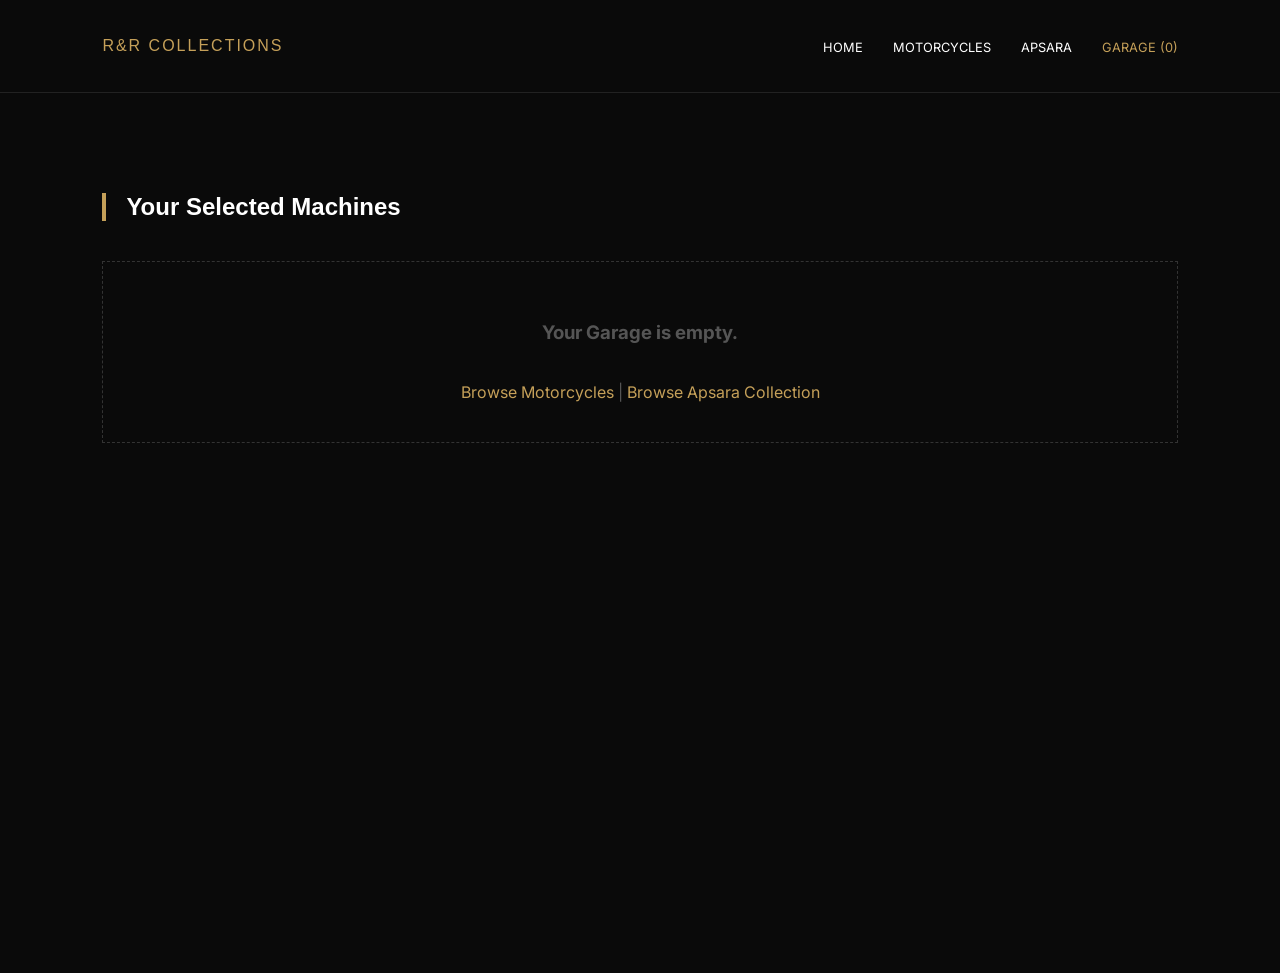
<file: html/cart.html>
<!DOCTYPE html>
<html lang="en">

<head>
    <meta charset="UTF-8">
    <meta name="viewport" content="width=device-width, initial-scale=1.0">
    <title>Your Garage | R&R COLLECTIONS</title>
    <link href="https://fonts.googleapis.com/css2?family=Syncopate:wght@700&family=Inter:wght@300;400;600&display=swap"
        rel="stylesheet">
    <style>
        :root {
            --gold: #C5A059;
            --black: #0A0A0A;
            --white: #FFFFFF;
            --grey: #1a1a1a;
        }

        body {
            background: var(--black);
            color: var(--white);
            font-family: 'Inter', sans-serif;
            margin: 0;
        }

        .navbar {
            display: flex;
            justify-content: space-between;
            align-items: center;
            padding: 20px 8%;
            background: rgba(10, 10, 10, 0.9);
            border-bottom: 1px solid #222;
        }

        .logo {
            font-family: 'Syncopate', sans-serif;
            color: var(--gold);
            letter-spacing: 2px;
        }

        .nav-links {
            list-style: none;
            display: flex;
            gap: 30px;
        }

        .nav-links a {
            color: white;
            text-decoration: none;
            font-size: 0.8rem;
            text-transform: uppercase;
        }

        .container {
            padding: 80px 8%;
            min-height: 80vh;
        }

        h2 {
            font-family: 'Syncopate', sans-serif;
            font-size: 1.5rem;
            margin-bottom: 40px;
            border-left: 4px solid var(--gold);
            padding-left: 20px;
        }

        .cart-wrapper {
            display: grid;
            grid-template-columns: 2fr 1fr;
            gap: 50px;
        }

        .cart-item {
            display: flex;
            justify-content: space-between;
            align-items: center;
            padding: 20px;
            background: #111;
            border: 1px solid #222;
            margin-bottom: 15px;
        }

        .item-info h4 {
            margin: 0;
            color: var(--gold);
            font-family: 'Syncopate', sans-serif;
            font-size: 0.9rem;
        }

        .remove-btn {
            background: transparent;
            border: none;
            color: #ff4444;
            cursor: pointer;
            font-size: 0.7rem;
            text-transform: uppercase;
            margin-top: 10px;
            padding: 0;
        }

        .order-summary {
            background: #111;
            padding: 30px;
            border: 1px solid var(--gold);
            height: fit-content;
        }

        .order-summary h3 {
            font-family: 'Syncopate', sans-serif;
            font-size: 1rem;
            margin-top: 0;
        }

        .summary-row {
            display: flex;
            justify-content: space-between;
            margin: 15px 0;
            font-size: 0.9rem;
            color: #888;
        }

        .summary-row.total {
            color: var(--white);
            font-size: 1.1rem;
            border-top: 1px solid #333;
            padding-top: 15px;
            margin-top: 15px;
        }

        .checkout-btn {
            width: 100%;
            padding: 15px;
            background: var(--gold);
            color: black;
            border: none;
            font-weight: 700;
            text-transform: uppercase;
            cursor: pointer;
            transition: 0.3s;
            margin-top: 20px;
        }

        .checkout-btn:hover {
            background: var(--white);
        }

        #empty-msg {
            text-align: center;
            color: #555;
            padding: 40px;
            border: 1px dashed #333;
            grid-column: span 2;
        }
    </style>
</head>

<body>

    <nav class="navbar">
        <div class="logo">R&R COLLECTIONS</div>
        <ul class="nav-links">
            <li><a href="../index.html">Home</a></li>
            <li><a href="./bikes.html">Motorcycles</a></li>
            <li><a href="./cars.html">Apsara</a></li>
            <li><a href="./cart.html" style="color:var(--gold)">Garage (<span id="cart-count">0</span>)</a></li>
        </ul>
    </nav>

    <main class="container">
        <h2>Your Selected Machines</h2>

        <div class="cart-wrapper" id="main-wrapper">
            <div id="cart-items" class="cart-items-list"></div>

            <div class="order-summary">
                <h3>Fleet Summary</h3>
                <hr style="border: 0; border-top: 1px solid #222;">
                <div class="summary-row">
                    <span>Subtotal:</span>
                    <span id="subtotal">₹0</span>
                </div>
                <div class="summary-row">
                    <span>GST (18%):</span>
                    <span id="tax">₹0</span>
                </div>
                <div class="summary-row total">
                    <span><strong>Total:</strong></span>
                    <span id="grand-total"><strong>₹0</strong></span>
                </div>
                <button class="checkout-btn" onclick="checkout()">Proceed to Secure Fleet</button>
            </div>
        </div>
    </main>

    <script>
        function renderCart() {
            const cart = JSON.parse(localStorage.getItem('RE_GARAGE')) || [];
            const container = document.getElementById('cart-items');
            const countLabel = document.getElementById('cart-count');
            const mainWrapper = document.getElementById('main-wrapper');

            if (countLabel) countLabel.innerText = cart.length;

            if (cart.length === 0) {
                mainWrapper.innerHTML = `
                <div id="empty-msg">
                    <h3>Your Garage is empty.</h3>
                    <br>
                    <a href="./bikes.html" style="color:var(--gold); text-decoration:none;">Browse Motorcycles</a> | 
                    <a href="./cars.html" style="color:var(--gold); text-decoration:none;">Browse Apsara Collection</a>
                </div>`;
                return;
            }

            let subtotal = 0;
            container.innerHTML = '';

            cart.forEach((item, index) => {
                let name = item.name || item;
                let price = item.price ? item.price : 25000000;

                let priceText = price >= 10000000
                    ? `₹${(price / 10000000).toFixed(2)} Cr`
                    : `₹${(price / 100000).toFixed(2)} Lakh`;

                subtotal += price;

                container.innerHTML += `
                <div class="cart-item">
                    <div class="item-info">
                        <h4>${name}</h4>
                        <p style="color:#555; font-size:0.8rem;">Ready for delivery</p>
                    </div>
                    <div class="item-price">
                        <span style="color:var(--gold); font-weight:600;">${priceText}</span>
                        <br>
                        <button class="remove-btn" onclick="removeItem(${index})">Remove</button>
                    </div>
                </div>`;
            });

            const tax = subtotal * 0.18;
            const total = subtotal + tax;

            const formatTotal = (val) => val >= 10000000
                ? `₹${(val / 10000000).toFixed(2)} Cr`
                : `₹${(val / 100000).toFixed(2)} Lakh`;

            document.getElementById('subtotal').innerText = formatTotal(subtotal);
            document.getElementById('tax').innerText = formatTotal(tax);
            document.getElementById('grand-total').innerText = formatTotal(total);
        }

        function removeItem(index) {
            let cart = JSON.parse(localStorage.getItem('RE_GARAGE')) || [];
            cart.splice(index, 1);
            localStorage.setItem('RE_GARAGE', JSON.stringify(cart));
            renderCart();
        }

        function checkout() {
            const user = localStorage.getItem('RR_USER');
            if (!user) {
                alert("To proceed with the acquisition, please register your details.");
                window.location.href = "./register.html";
            } else {
                window.location.href = "./payment.html";
            }
        }

        window.onload = renderCart;
    </script>
</body>

</html>
</file>
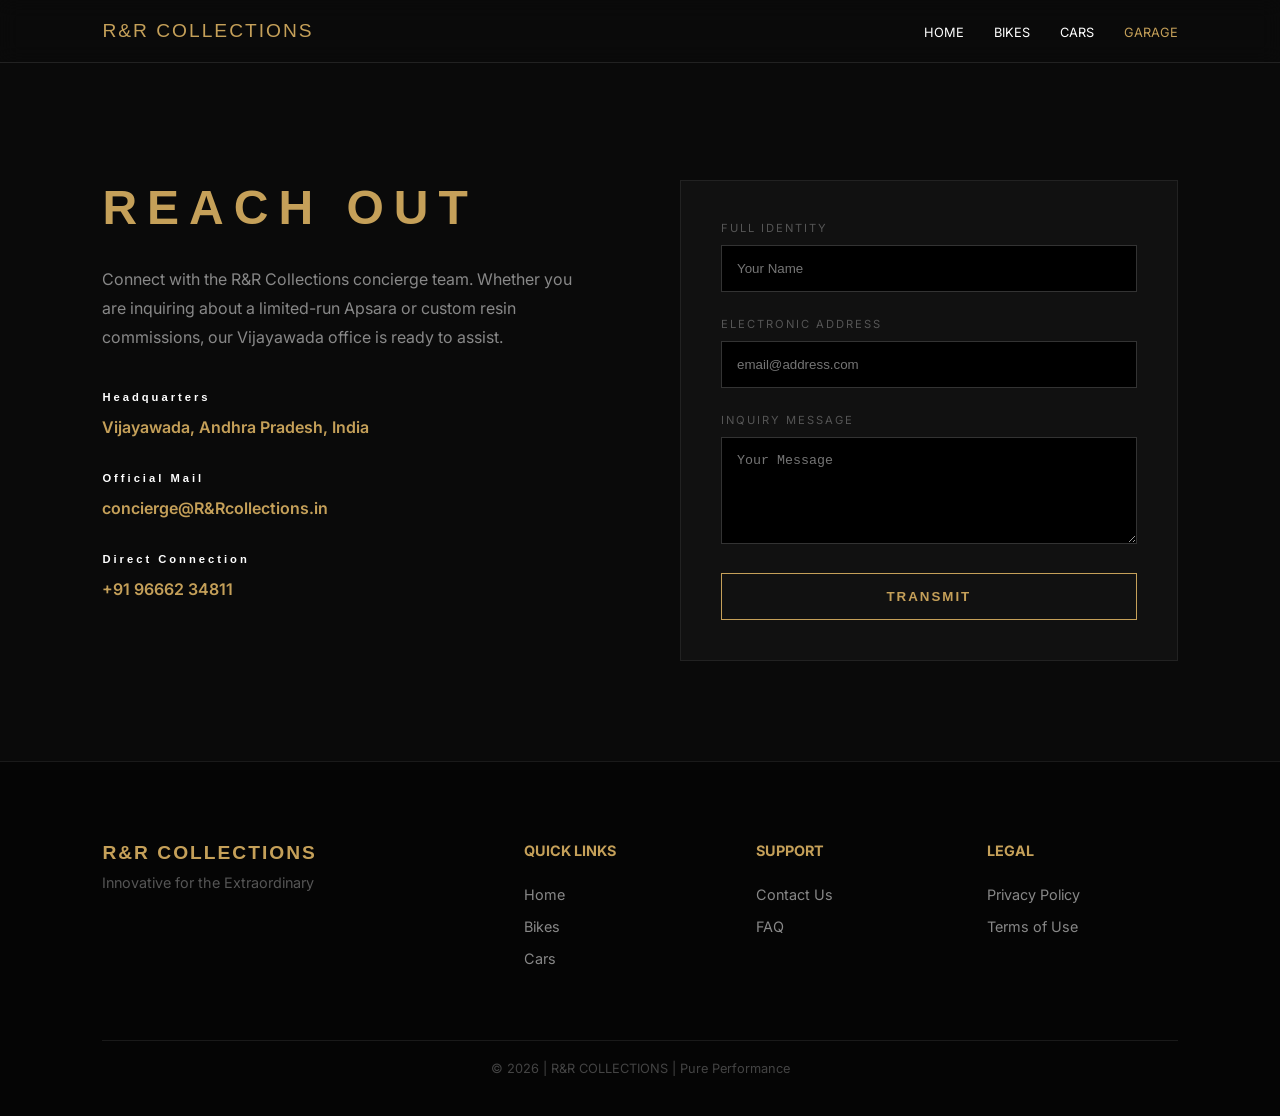
<file: html/contact.html>
<!DOCTYPE HTML>
<html lang="en">
<head>
    <meta charset="UTF-8">
    <meta name="viewport" content="width=device-width, initial-scale=1.0">
    <title>Contact Us | R&R COLLECTIONS</title>
    <link href="https://fonts.googleapis.com/css2?family=Syncopate:wght@700&family=Inter:wght@300;400;600&display=swap" rel="stylesheet">
    
    <style>
        :root {
            --gold: #C5A059;
            --black: #0A0A0A;
            --white: #FFFFFF;
            --grey: #1a1a1a;
            --transition: all 0.5s cubic-bezier(0.25, 1, 0.5, 1);
        }

        * { margin: 0; padding: 0; box-sizing: border-box; }
        body { background: var(--black); color: var(--white); font-family: 'Inter', sans-serif; overflow-x: hidden; }

        .navbar {
            display: flex;
            justify-content: space-between;
            align-items: center;
            padding: 20px 8%;
            background: rgba(10, 10, 10, 0.8);
            backdrop-filter: blur(10px);
            position: fixed;
            width: 100%;
            top: 0;
            z-index: 1000;
            border-bottom: 1px solid rgba(255,255,255,0.1);
        }
        .logo { font-family: 'Syncopate', sans-serif; color: var(--gold); text-decoration: none; font-size: 1.2rem; letter-spacing: 2px; }
        .nav-links { list-style: none; display: flex; gap: 30px; }
        .nav-links a { color: white; text-decoration: none; font-size: 0.8rem; text-transform: uppercase; transition: 0.3s; }
        .nav-links a:hover { color: var(--gold); }

        .contact-hero {
            padding: 180px 8% 100px;
            display: grid;
            grid-template-columns: 1fr 1fr;
            gap: 80px;
            min-height: 80vh;
        }

        .contact-info h1 {
            font-family: 'Syncopate', sans-serif;
            font-size: 3rem;
            letter-spacing: 10px;
            color: var(--gold);
            margin-bottom: 30px;
        }

        .contact-info p { color: #888; line-height: 1.8; margin-bottom: 40px; }

        .info-details h4 {
            font-family: 'Syncopate', sans-serif;
            font-size: 0.7rem;
            letter-spacing: 3px;
            margin-bottom: 10px;
            color: var(--white);
        }

        .info-details p { color: var(--gold); font-weight: 600; margin-bottom: 30px; }

        .contact-form {
            background: #111;
            padding: 40px;
            border: 1px solid #222;
            transition: var(--transition);
        }

        .contact-form:hover { border-color: var(--gold); }

        .form-group { margin-bottom: 25px; }
        .form-group label {
            display: block;
            font-size: 0.7rem;
            text-transform: uppercase;
            letter-spacing: 2px;
            color: #555;
            margin-bottom: 10px;
        }

        .form-group input, .form-group textarea {
            width: 100%;
            background: #000;
            border: 1px solid #333;
            padding: 15px;
            color: white;
            outline: none;
            transition: 0.3s;
        }

        .form-group input:focus, .form-group textarea:focus { border-color: var(--gold); }

        .submit-btn {
            width: 100%;
            padding: 15px;
            background: transparent;
            border: 1px solid var(--gold);
            color: var(--gold);
            text-transform: uppercase;
            font-weight: 700;
            cursor: pointer;
            letter-spacing: 2px;
            transition: 0.3s;
        }

        .submit-btn:hover { background: var(--gold); color: black; }

        .main-footer {
            background: #050505;
            padding: 80px 8% 40px;
            border-top: 1px solid var(--grey);
        }

        .footer-container {
            display: grid;
            grid-template-columns: 2fr 1fr 1fr 1fr;
            gap: 40px;
        }

        .footer-links h3 { color: var(--gold); font-size: 0.9rem; text-transform: uppercase; margin-bottom: 25px; }
        .footer-links ul { list-style: none; }
        .footer-links li { margin-bottom: 12px; }
        .footer-links a { color: #888; text-decoration: none; font-size: 0.9rem; transition: 0.3s; }
        .footer-links a:hover { color: white; padding-left: 5px; }

        .footer-bottom {
            text-align: center;
            margin-top: 60px;
            padding-top: 20px;
            border-top: 1px solid #1a1a1a;
            color: #444;
            font-size: 0.8rem;
        }

        @media (max-width: 900px) {
            .contact-hero { grid-template-columns: 1fr; padding-top: 120px; }
        }
    </style>
</head>
<body>

    <nav class="navbar">
        <a href="../index.html" class="logo">R&R COLLECTIONS</a>
        <ul class="nav-links">
            <li><a href="../index.html">Home</a></li>
            <li><a href="./bikes.html">Bikes</a></li>
            <li><a href="./cars.html">Cars</a></li>
            <li><a href="./cart.html" style="color:var(--gold)">Garage</a></li>
        </ul>
    </nav>

    <main class="contact-hero">
        <div class="contact-info">
            <h1>REACH OUT</h1>
            <p>Connect with the R&R Collections concierge team. Whether you are inquiring about a limited-run Apsara or custom resin commissions, our Vijayawada office is ready to assist.</p>
            
            <div class="info-details">
                <h4>Headquarters</h4>
                <p>Vijayawada, Andhra Pradesh, India</p>
                
                <h4>Official Mail</h4>
                <p>concierge@R&Rcollections.in</p>
                
                <h4>Direct Connection</h4>
                <p>+91 96662 34811</p>
            </div>
        </div>

        <form class="contact-form" id="contactForm">
            <div class="form-group">
                <label>Full Identity</label>
                <input type="text" placeholder="Your Name" required>
            </div>
            <div class="form-group">
                <label>Electronic Address</label>
                <input type="email" placeholder="email@address.com" required>
            </div>
            <div class="form-group">
                <label>Inquiry Message</label>
                <textarea rows="5" placeholder="Your Message"></textarea>
            </div>
            <button type="submit" class="submit-btn">Transmit</button>
        </form>
    </main>

    <footer class="main-footer">
        <div class="footer-container">
            <div class="footer-brand">
                <h2 class="logo">R&R COLLECTIONS</h2>
                <p style="color:#555; margin-top:10px; font-size:0.9rem;">Innovative for the Extraordinary</p>
            </div>
            <div class="footer-links">
                <h3>Quick Links</h3>
                <ul>
                    <li><a href="../index.html">Home</a></li>
                    <li><a href="./bikes.html">Bikes</a></li>
                    <li><a href="./cars.html">Cars</a></li>
                </ul>
            </div>
            <div class="footer-links">
                <h3>Support</h3>
                <ul>
                    <li><a href="./contact.html">Contact Us</a></li>
                    <li><a href="./faq.html">FAQ</a></li>
                </ul>
            </div>
            <div class="footer-links">
                <h3>Legal</h3>
                <ul>
                    <li><a href="./privacy.html">Privacy Policy</a></li>
                    <li><a href="./terms.html">Terms of Use</a></li>
                </ul>
            </div>
        </div>
        <div class="footer-bottom">
            <p>&copy; 2026 | R&R COLLECTIONS | Pure Performance</p>
        </div>
    </footer>

    <script>
        document.getElementById('contactForm').addEventListener('submit', function(e) {
            e.preventDefault();
            alert("Your inquiry has been transmitted to our Vijayawada center. Expect a response within 24 hours.");
            this.reset();
        });
    </script>
</body>
</html>
</file>
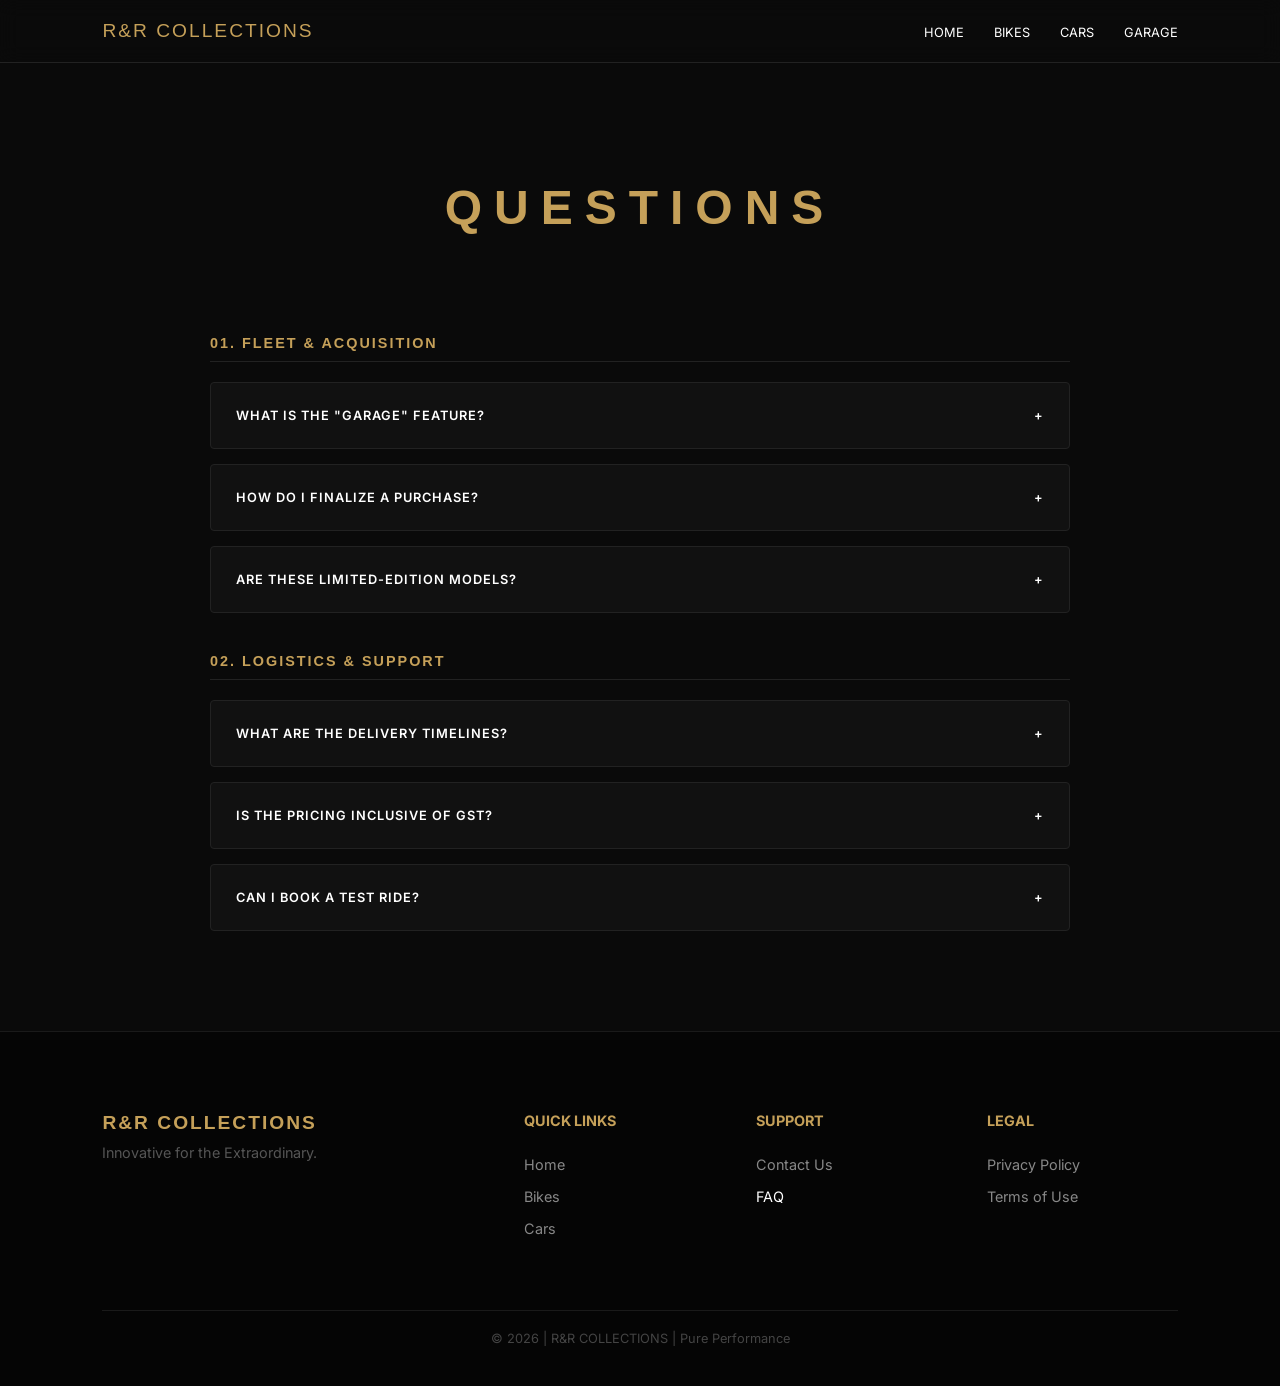
<file: html/faq.html>
<!DOCTYPE html>
<html lang="en">
<head>
    <meta charset="UTF-8">
    <meta name="viewport" content="width=device-width, initial-scale=1.0">
    <title>FAQ | R&R COLLECTIONS</title>
    <link href="https://fonts.googleapis.com/css2?family=Syncopate:wght@700&family=Inter:wght@300;400;600&display=swap" rel="stylesheet">
    <style>
        :root { --gold: #C5A059; --black: #0A0A0A; --white: #FFFFFF; --grey: #1a1a1a; }
        * { margin: 0; padding: 0; box-sizing: border-box; }
        body { background: var(--black); color: var(--white); font-family: 'Inter', sans-serif; overflow-x: hidden; }

        .navbar { display: flex; justify-content: space-between; align-items: center; padding: 20px 8%; background: rgba(10, 10, 10, 0.8); backdrop-filter: blur(10px); position: fixed; width: 100%; top: 0; z-index: 1000; border-bottom: 1px solid rgba(255,255,255,0.1); }
        .logo { font-family: 'Syncopate', sans-serif; color: var(--gold); text-decoration: none; font-size: 1.2rem; letter-spacing: 2px; }
        .nav-links { list-style: none; display: flex; gap: 30px; }
        .nav-links a { color: white; text-decoration: none; font-size: 0.8rem; text-transform: uppercase; transition: 0.3s; }
        .nav-links a:hover { color: var(--gold); }

        .header-section { padding: 180px 8% 60px; text-align: center; }
        .header-section h1 { font-family: 'Syncopate', sans-serif; color: var(--gold); font-size: 3rem; letter-spacing: 12px; }

        .faq-wrapper { max-width: 900px; margin: 40px auto 100px; padding: 0 20px; min-height: 60vh; }
        .faq-category { margin-bottom: 40px; }
        .faq-category h2 { font-family: 'Syncopate', sans-serif; font-size: 0.9rem; color: var(--gold); margin-bottom: 20px; letter-spacing: 2px; border-bottom: 1px solid #222; padding-bottom: 10px; }
        
        .faq-item { background: #111; border: 1px solid #222; margin-bottom: 15px; border-radius: 4px; overflow: hidden; transition: 0.3s; }
        .faq-question { padding: 25px; cursor: pointer; display: flex; justify-content: space-between; font-weight: 600; text-transform: uppercase; font-size: 0.8rem; letter-spacing: 1px; }
        .faq-answer { padding: 0 25px; max-height: 0; overflow: hidden; transition: 0.4s ease; color: #888; font-size: 0.9rem; line-height: 1.6; }
        
        .faq-item:hover { border-color: var(--gold); }
        .faq-item.active .faq-answer { padding: 0 25px 25px; max-height: 300px; }
        .faq-item.active .faq-question { color: var(--gold); }

        .main-footer { background: #050505; padding: 80px 8% 40px; border-top: 1px solid var(--grey); margin-top: 100px; }
        .footer-container { display: grid; grid-template-columns: 2fr 1fr 1fr 1fr; gap: 40px; }
        .footer-links h3 { color: var(--gold); font-size: 0.9rem; text-transform: uppercase; margin-bottom: 25px; }
        .footer-links ul { list-style: none; }
        .footer-links li { margin-bottom: 12px; }
        .footer-links a { color: #888; text-decoration: none; font-size: 0.9rem; transition: 0.3s; }
        .footer-links a:hover { color: white; padding-left: 5px; }
        .footer-bottom { text-align: center; margin-top: 60px; padding-top: 20px; border-top: 1px solid #1a1a1a; color: #444; font-size: 0.8rem; }
    </style>
</head>
<body>

    <nav class="navbar">
        <a href="../index.html" class="logo">R&R COLLECTIONS</a>
        <ul class="nav-links">
            <li><a href="../index.html">Home</a></li>
            <li><a href="./bikes.html">Bikes</a></li>
            <li><a href="./cars.html">Cars</a></li>
            <li><a href="./cart.html">Garage</a></li>
        </ul>
    </nav>

    <header class="header-section">
        <h1>QUESTIONS</h1>
    </header>

    <div class="faq-wrapper">
        
        <div class="faq-category">
            <h2>01. FLEET & ACQUISITION</h2>
            <div class="faq-item">
                <div class="faq-question">What is the "Garage" feature? <span>+</span></div>
                <div class="faq-answer">The Garage allows you to shortlist your favorite bikes and cars. It saves your selection in your browser so you can review your fleet later without needing to login.</div>
            </div>
            <div class="faq-item">
                <div class="faq-question">How do I finalize a purchase? <span>+</span></div>
                <div class="faq-answer">Once you've shortlisted your vehicles, use the Contact Us page to send your inquiry. Our Vijayawada concierge team will then reach out to finalize documentation and road tax.</div>
            </div>
            <div class="faq-item">
                <div class="faq-question">Are these limited-edition models? <span>+</span></div>
                <div class="faq-answer">Yes, many machines in our showroom, including the Apsara series, are part of limited production runs available exclusively through R&R COLLECTIONS.</div>
            </div>
        </div>

        <div class="faq-category">
            <h2>02. LOGISTICS & SUPPORT</h2>
            <div class="faq-item">
                <div class="faq-question">What are the delivery timelines? <span>+</span></div>
                <div class="faq-answer">Standard delivery for ex-showroom models is 7-10 business days. Custom configurations may take longer depending on technical specifications.</div>
            </div>
            <div class="faq-item">
                <div class="faq-question">Is the pricing inclusive of GST? <span>+</span></div>
                <div class="faq-answer">No, all listed prices are ex-showroom. Final on-road pricing includes the mandatory 18% GST, insurance, and RTO registration in Andhra Pradesh.</div>
            </div>
            <div class="faq-item">
                <div class="faq-question">Can I book a test ride? <span>+</span></div>
                <div class="faq-answer">Absolutely. Appointments for the 650cc fleet and our premium car lineup can be scheduled via the contact form or directly at our Vijayawada center.</div>
            </div>
        </div>

    </div>

    <footer class="main-footer">
        <div class="footer-container">
            <div class="footer-brand">
                <h2 class="logo">R&R COLLECTIONS</h2>
                <p style="color:#555; margin-top:10px; font-size:0.9rem;">Innovative for the Extraordinary.</p>
            </div>
            <div class="footer-links">
                <h3>Quick Links</h3>
                <ul>
                    <li><a href="../index.html">Home</a></li>
                    <li><a href="./bikes.html">Bikes</a></li>
                    <li><a href="./cars.html">Cars</a></li>
                </ul>
            </div>
            <div class="footer-links">
                <h3>Support</h3>
                <ul>
                    <li><a href="./contact.html">Contact Us</a></li>
                    <li><a href="./faq.html" style="color:white">FAQ</a></li>
                </ul>
            </div>
            <div class="footer-links">
                <h3>Legal</h3>
                <ul>
                    <li><a href="./privacy.html">Privacy Policy</a></li>
                    <li><a href="./terms.html">Terms of Use</a></li>
                </ul>
            </div>
        </div>
        <div class="footer-bottom">
            <p>&copy; 2026 | R&R COLLECTIONS | Pure Performance</p>
        </div>
    </footer>

    <script>
        document.querySelectorAll('.faq-item').forEach(item => {
            item.addEventListener('click', () => {
                const isActive = item.classList.contains('active');
                document.querySelectorAll('.faq-item').forEach(i => i.classList.remove('active'));
                if (!isActive) {
                    item.classList.add('active');
                    item.querySelector('span').innerText = '-';
                } else {
                    item.querySelector('span').innerText = '+';
                }
            });
        });
    </script>
</body>
</html>
</file>
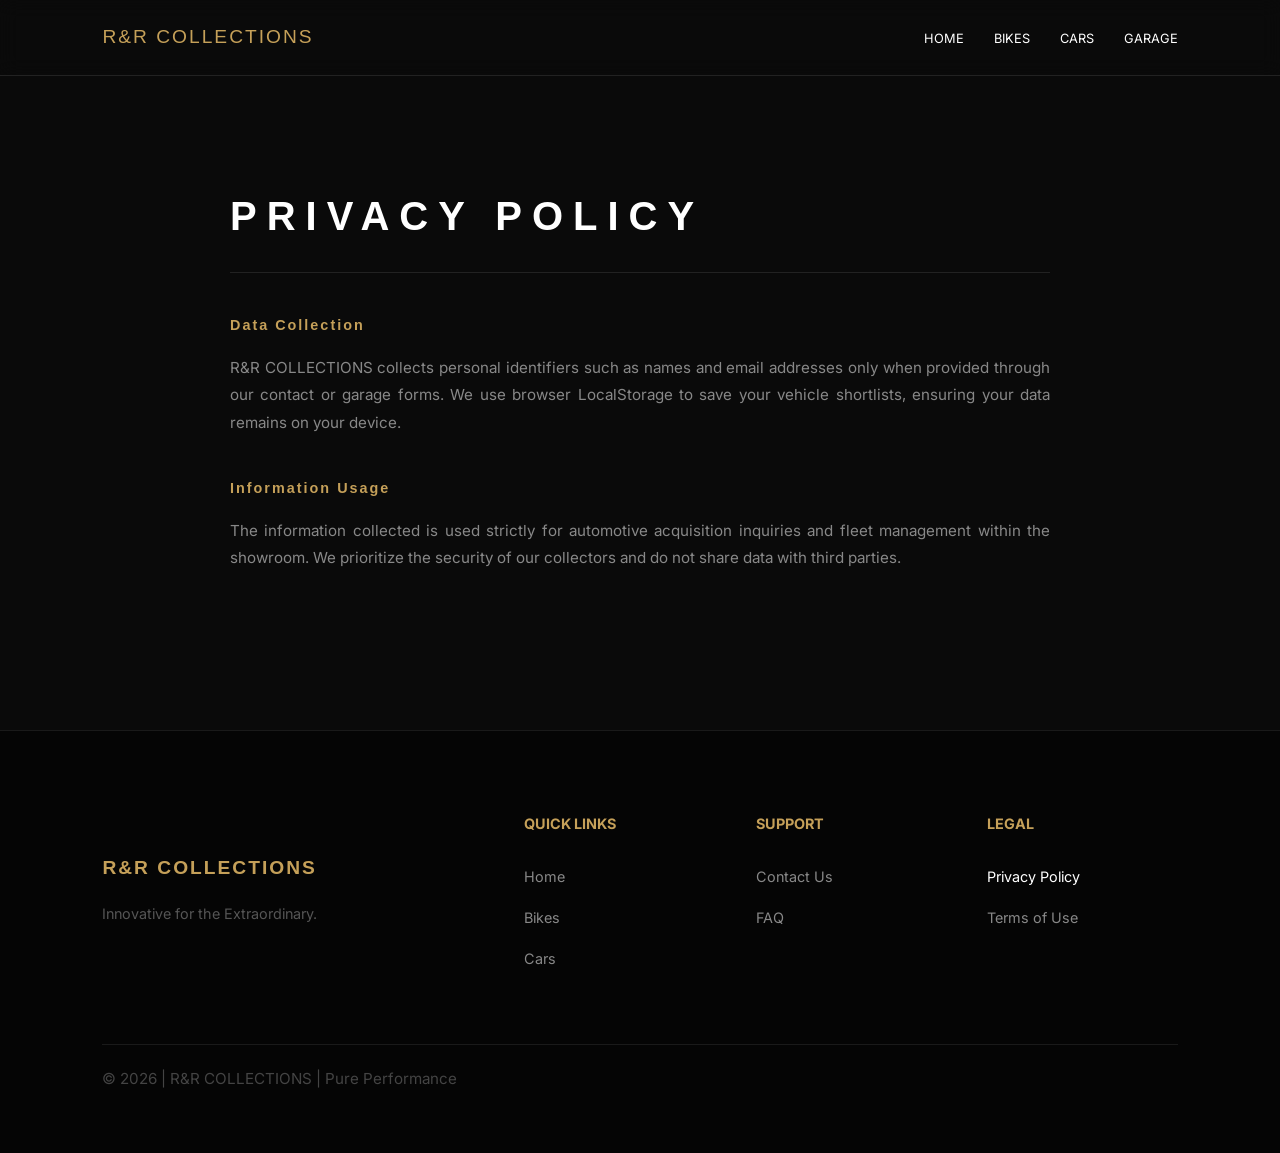
<file: html/privacy.html>
<!DOCTYPE HTML>
<html lang="en">
<head>
    <meta charset="UTF-8">
    <meta name="viewport" content="width=device-width, initial-scale=1.0">
    <title>Privacy Policy | R&R COLLECTIONS</title>
    <link href="https://fonts.googleapis.com/css2?family=Syncopate:wght@700&family=Inter:wght@300;400;600&display=swap" rel="stylesheet">
    
    <style>
        :root {
            --gold: #C5A059;
            --black: #0A0A0A;
            --white: #FFFFFF;
            --grey: #1a1a1a;
        }

        * { margin: 0; padding: 0; box-sizing: border-box; }
        body { background: var(--black); color: #888; font-family: 'Inter', sans-serif; line-height: 1.8; }

        .navbar {
            display: flex;
            justify-content: space-between;
            align-items: center;
            padding: 20px 8%;
            background: rgba(10, 10, 10, 0.8);
            backdrop-filter: blur(10px);
            position: fixed;
            width: 100%;
            top: 0;
            z-index: 1000;
            border-bottom: 1px solid rgba(255,255,255,0.1);
        }
        .logo { font-family: 'Syncopate', sans-serif; color: var(--gold); text-decoration: none; font-size: 1.2rem; letter-spacing: 2px; }
        .nav-links { list-style: none; display: flex; gap: 30px; }
        .nav-links a { color: white; text-decoration: none; font-size: 0.8rem; text-transform: uppercase; transition: 0.3s; }
        .nav-links a:hover { color: var(--gold); }

        .legal-wrapper { max-width: 900px; margin: 180px auto 100px; padding: 0 40px; min-height: 50vh; }
        h1 { font-family: 'Syncopate', sans-serif; color: var(--white); font-size: 2.5rem; letter-spacing: 10px; margin-bottom: 40px; border-bottom: 1px solid #222; padding-bottom: 20px; }
        h2 { color: var(--gold); font-family: 'Syncopate', sans-serif; font-size: 0.9rem; margin-top: 40px; margin-bottom: 15px; letter-spacing: 2px; }
        p { margin-bottom: 20px; font-size: 0.95rem; text-align: justify; }

        .main-footer { background: #050505; padding: 80px 8% 40px; border-top: 1px solid var(--grey); }
        .footer-container { display: grid; grid-template-columns: 2fr 1fr 1fr 1fr; gap: 40px; }
        .footer-brand h2 { font-family: 'Syncopate', sans-serif; color: var(--gold); font-size: 1.2rem; letter-spacing: 2px; }
        .footer-brand p { color: #555; margin-top: 10px; font-size: 0.9rem; }
        .footer-links h3 { color: var(--gold); font-size: 0.9rem; text-transform: uppercase; margin-bottom: 25px; }
        .footer-links ul { list-style: none; }
        .footer-links li { margin-bottom: 12px; }
        .footer-links a { color: #888; text-decoration: none; font-size: 0.9rem; transition: 0.3s; }
        .footer-links a:hover { color: white; padding-left: 5px; }
        .footer-bottom { text-align: center; margin-top: 60px; padding-top: 20px; border-top: 1px solid #1a1a1a; color: #444; font-size: 0.8rem; }
    </style>
</head>
<body>

    <nav class="navbar">
        <a href="../index.html" class="logo">R&R COLLECTIONS</a>
        <ul class="nav-links">
            <li><a href="../index.html">Home</a></li>
            <li><a href="./bikes.html">Bikes</a></li>
            <li><a href="./cars.html">Cars</a></li>
            <li><a href="./cart.html">Garage</a></li>
        </ul>
    </nav>

    <div class="legal-wrapper">
        <h1>PRIVACY POLICY</h1>
        <h2>Data Collection</h2>
        <p>R&R COLLECTIONS collects personal identifiers such as names and email addresses only when provided through our contact or garage forms. We use browser LocalStorage to save your vehicle shortlists, ensuring your data remains on your device.</p>
        
        <h2>Information Usage</h2>
        <p>The information collected is used strictly for automotive acquisition inquiries and fleet management within the showroom. We prioritize the security of our collectors and do not share data with third parties.</p>
    </div>

    <footer class="main-footer">
        <div class="footer-container">
            <div class="footer-brand">
                <h2>R&R COLLECTIONS</h2>
                <p>Innovative for the Extraordinary.</p>
            </div>
            <div class="footer-links">
                <h3>Quick Links</h3>
                <ul>
                    <li><a href="../index.html">Home</a></li>
                    <li><a href="./bikes.html">Bikes</a></li>
                    <li><a href="./cars.html">Cars</a></li>
                </ul>
            </div>
            <div class="footer-links">
                <h3>Support</h3>
                <ul>
                    <li><a href="./contact.html">Contact Us</a></li>
                    <li><a href="./faq.html">FAQ</a></li>
                </ul>
            </div>
            <div class="footer-links">
                <h3>Legal</h3>
                <ul>
                    <li><a href="./privacy.html" style="color:white">Privacy Policy</a></li>
                    <li><a href="./terms.html">Terms of Use</a></li>
                </ul>
            </div>
        </div>
        <div class="footer-bottom">
            <p>&copy; 2026 | R&R COLLECTIONS | Pure Performance</p>
        </div>
    </footer>

</body>
</html>
</file>
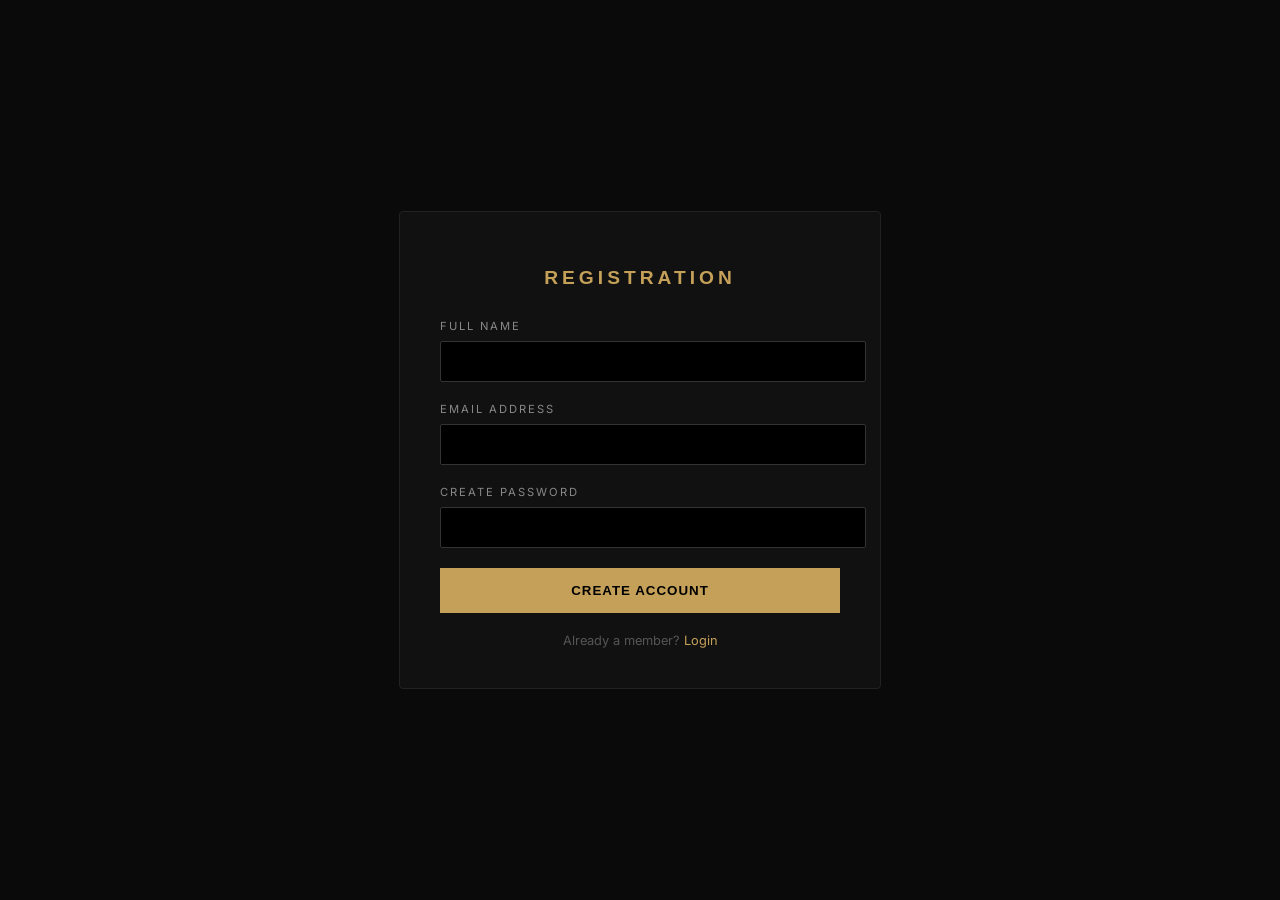
<file: html/register.html>
<!DOCTYPE HTML>
<html lang="en">
<head>
    <meta charset="UTF-8">
    <meta name="viewport" content="width=device-width, initial-scale=1.0">
    <title>Join the Fleet | R&R COLLECTIONS</title>
    <link href="https://fonts.googleapis.com/css2?family=Syncopate:wght@700&family=Inter:wght@300;400;600&display=swap" rel="stylesheet">
    <style>
        :root { --gold: #C5A059; --black: #0A0A0A; --white: #FFFFFF; }
        body { background: var(--black); color: var(--white); font-family: 'Inter', sans-serif; display: flex; align-items: center; justify-content: center; height: 100vh; margin: 0; }
        .auth-container { background: #111; padding: 40px; border: 1px solid #222; width: 100%; max-width: 400px; text-align: center; border-radius: 4px; }
        .auth-container h2 { font-family: 'Syncopate', sans-serif; color: var(--gold); margin-bottom: 30px; letter-spacing: 4px; font-size: 1.2rem; }
        .input-group { margin-bottom: 20px; text-align: left; }
        .input-group label { display: block; font-size: 0.7rem; text-transform: uppercase; letter-spacing: 2px; color: #888; margin-bottom: 8px; }
        .input-group input { width: 100%; background: #000; border: 1px solid #333; padding: 12px; color: white; border-radius: 2px; outline: none; transition: 0.3s; }
        .input-group input:focus { border-color: var(--gold); }
        .reg-btn { width: 100%; padding: 15px; background: var(--gold); color: black; border: none; font-weight: 700; text-transform: uppercase; cursor: pointer; transition: 0.3s; letter-spacing: 1px; }
        .reg-btn:hover { background: var(--white); }
        .auth-footer { margin-top: 20px; font-size: 0.8rem; color: #555; }
        .auth-footer a { color: var(--gold); text-decoration: none; }
    </style>
</head>
<body>

    <div class="auth-container">
        <h2>REGISTRATION</h2>
        <form id="regForm">
            <div class="input-group">
                <label>Full Name</label>
                <input type="text" id="regName" required>
            </div>
            <div class="input-group">
                <label>Email Address</label>
                <input type="email" id="regEmail" required>
            </div>
            <div class="input-group">
                <label>Create Password</label>
                <input type="password" id="regPass" required>
            </div>
            <button type="submit" class="reg-btn">Create Account</button>
        </form>
        <div class="auth-footer">
            Already a member? <a href="./login.html">Login</a>
        </div>
    </div>

    <script>
        document.getElementById('regForm').addEventListener('submit', function(e) {
            e.preventDefault();
            
            const name = document.getElementById('regName').value;
            const email = document.getElementById('regEmail').value;
            const pass = document.getElementById('regPass').value;

            const userData = {
                name: name,
                email: email,
                password: pass,
                isLoggedIn: true
            };

            localStorage.setItem('RR_USER', JSON.stringify(userData));

            alert("Welcome to R&R COLLECTIONS, " + name + "!");
            
            window.location.href = "./cart.html";
        });
    </script>
</body>
</html>
</file>
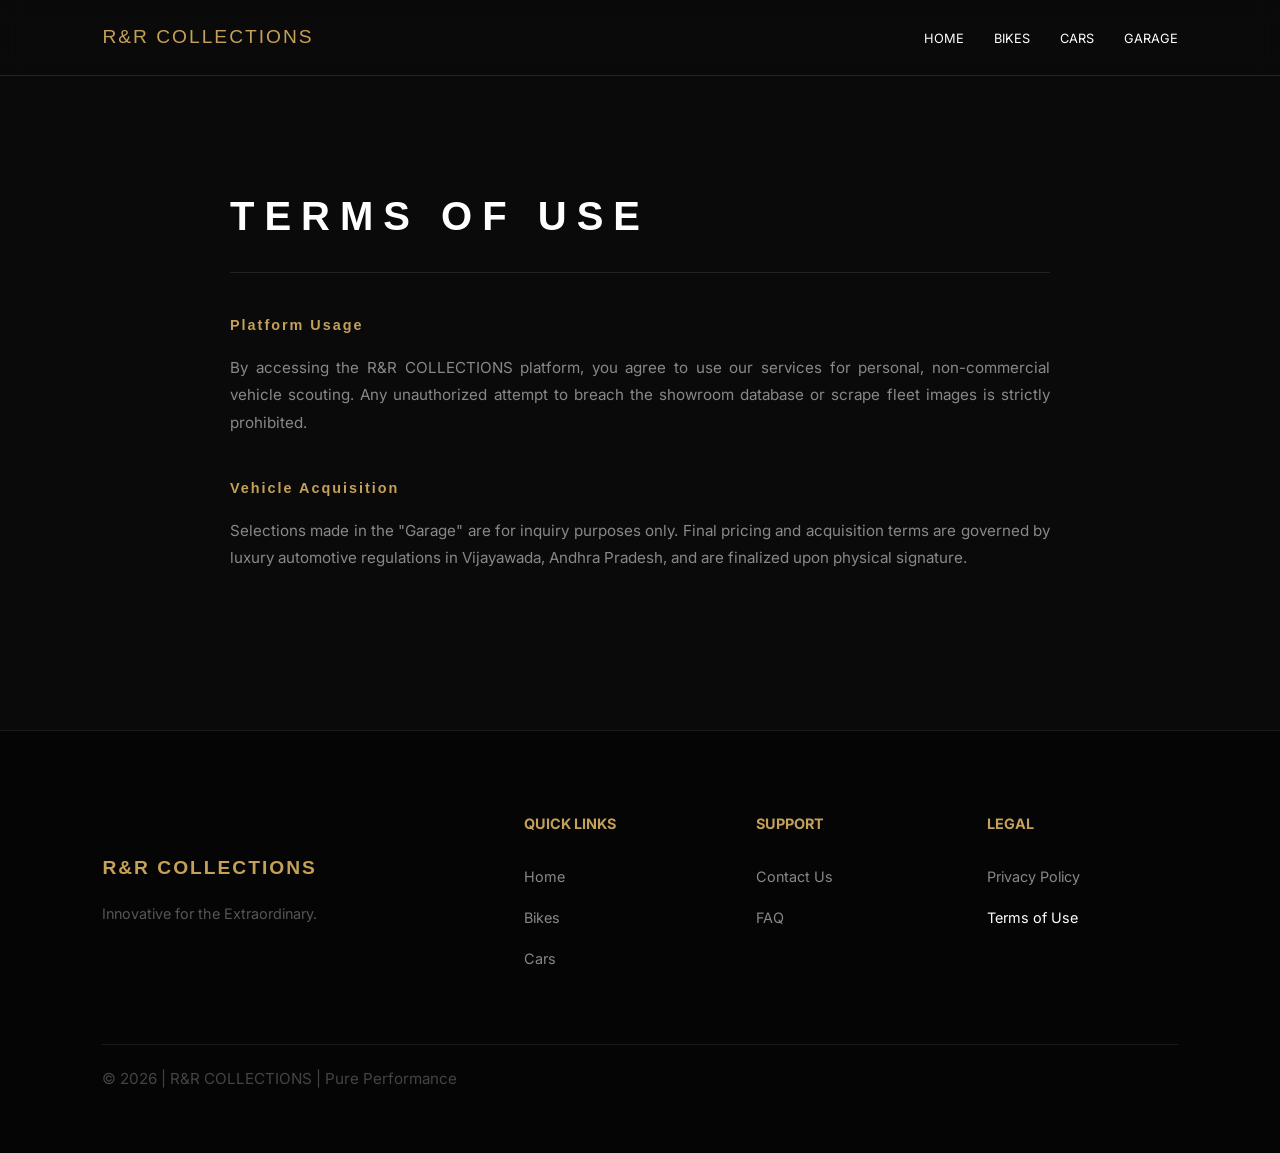
<file: html/terms.html>
<!DOCTYPE HTML>
<html lang="en">
<head>
    <meta charset="UTF-8">
    <meta name="viewport" content="width=device-width, initial-scale=1.0">
    <title>Terms of Use | R&R COLLECTIONS</title>
    <link href="https://fonts.googleapis.com/css2?family=Syncopate:wght@700&family=Inter:wght@300;400;600&display=swap" rel="stylesheet">
    
    <style>
        :root {
            --gold: #C5A059;
            --black: #0A0A0A;
            --white: #FFFFFF;
            --grey: #1a1a1a;
        }

        * { margin: 0; padding: 0; box-sizing: border-box; }
        body { background: var(--black); color: #888; font-family: 'Inter', sans-serif; line-height: 1.8; }

        .navbar {
            display: flex;
            justify-content: space-between;
            align-items: center;
            padding: 20px 8%;
            background: rgba(10, 10, 10, 0.8);
            backdrop-filter: blur(10px);
            position: fixed;
            width: 100%;
            top: 0;
            z-index: 1000;
            border-bottom: 1px solid rgba(255,255,255,0.1);
        }
        .logo { font-family: 'Syncopate', sans-serif; color: var(--gold); text-decoration: none; font-size: 1.2rem; letter-spacing: 2px; }
        .nav-links { list-style: none; display: flex; gap: 30px; }
        .nav-links a { color: white; text-decoration: none; font-size: 0.8rem; text-transform: uppercase; transition: 0.3s; }
        .nav-links a:hover { color: var(--gold); }

        .legal-wrapper { max-width: 900px; margin: 180px auto 100px; padding: 0 40px; min-height: 50vh; }
        h1 { font-family: 'Syncopate', sans-serif; color: var(--white); font-size: 2.5rem; letter-spacing: 10px; margin-bottom: 40px; border-bottom: 1px solid #222; padding-bottom: 20px; }
        h2 { color: var(--gold); font-family: 'Syncopate', sans-serif; font-size: 0.9rem; margin-top: 40px; margin-bottom: 15px; letter-spacing: 2px; }
        p { margin-bottom: 20px; font-size: 0.95rem; text-align: justify; }

        .main-footer { background: #050505; padding: 80px 8% 40px; border-top: 1px solid var(--grey); }
        .footer-container { display: grid; grid-template-columns: 2fr 1fr 1fr 1fr; gap: 40px; }
        .footer-brand h2 { font-family: 'Syncopate', sans-serif; color: var(--gold); font-size: 1.2rem; letter-spacing: 2px; }
        .footer-brand p { color: #555; margin-top: 10px; font-size: 0.9rem; }
        .footer-links h3 { color: var(--gold); font-size: 0.9rem; text-transform: uppercase; margin-bottom: 25px; }
        .footer-links ul { list-style: none; }
        .footer-links li { margin-bottom: 12px; }
        .footer-links a { color: #888; text-decoration: none; font-size: 0.9rem; transition: 0.3s; }
        .footer-links a:hover { color: white; padding-left: 5px; }
        .footer-bottom { text-align: center; margin-top: 60px; padding-top: 20px; border-top: 1px solid #1a1a1a; color: #444; font-size: 0.8rem; }
    </style>
</head>
<body>

    <nav class="navbar">
        <a href="../index.html" class="logo">R&R COLLECTIONS</a>
        <ul class="nav-links">
            <li><a href="../index.html">Home</a></li>
            <li><a href="./bikes.html">Bikes</a></li>
            <li><a href="./cars.html">Cars</a></li>
            <li><a href="./cart.html">Garage</a></li>
        </ul>
    </nav>

    <div class="legal-wrapper">
        <h1>TERMS OF USE</h1>
        <h2>Platform Usage</h2>
        <p>By accessing the R&R COLLECTIONS platform, you agree to use our services for personal, non-commercial vehicle scouting. Any unauthorized attempt to breach the showroom database or scrape fleet images is strictly prohibited.</p>
        
        <h2>Vehicle Acquisition</h2>
        <p>Selections made in the "Garage" are for inquiry purposes only. Final pricing and acquisition terms are governed by luxury automotive regulations in Vijayawada, Andhra Pradesh, and are finalized upon physical signature.</p>
    </div>

    <footer class="main-footer">
        <div class="footer-container">
            <div class="footer-brand">
                <h2>R&R COLLECTIONS</h2>
                <p>Innovative for the Extraordinary.</p>
            </div>
            <div class="footer-links">
                <h3>Quick Links</h3>
                <ul>
                    <li><a href="../index.html">Home</a></li>
                    <li><a href="./bikes.html">Bikes</a></li>
                    <li><a href="./cars.html">Cars</a></li>
                </ul>
            </div>
            <div class="footer-links">
                <h3>Support</h3>
                <ul>
                    <li><a href="./contact.html">Contact Us</a></li>
                    <li><a href="./faq.html">FAQ</a></li>
                </ul>
            </div>
            <div class="footer-links">
                <h3>Legal</h3>
                <ul>
                    <li><a href="./privacy.html">Privacy Policy</a></li>
                    <li><a href="./terms.html" style="color:white">Terms of Use</a></li>
                </ul>
            </div>
        </div>
        <div class="footer-bottom">
            <p>&copy; 2026 | R&R COLLECTIONS | Pure Performance</p>
        </div>
    </footer>

</body>
</html>
</file>
